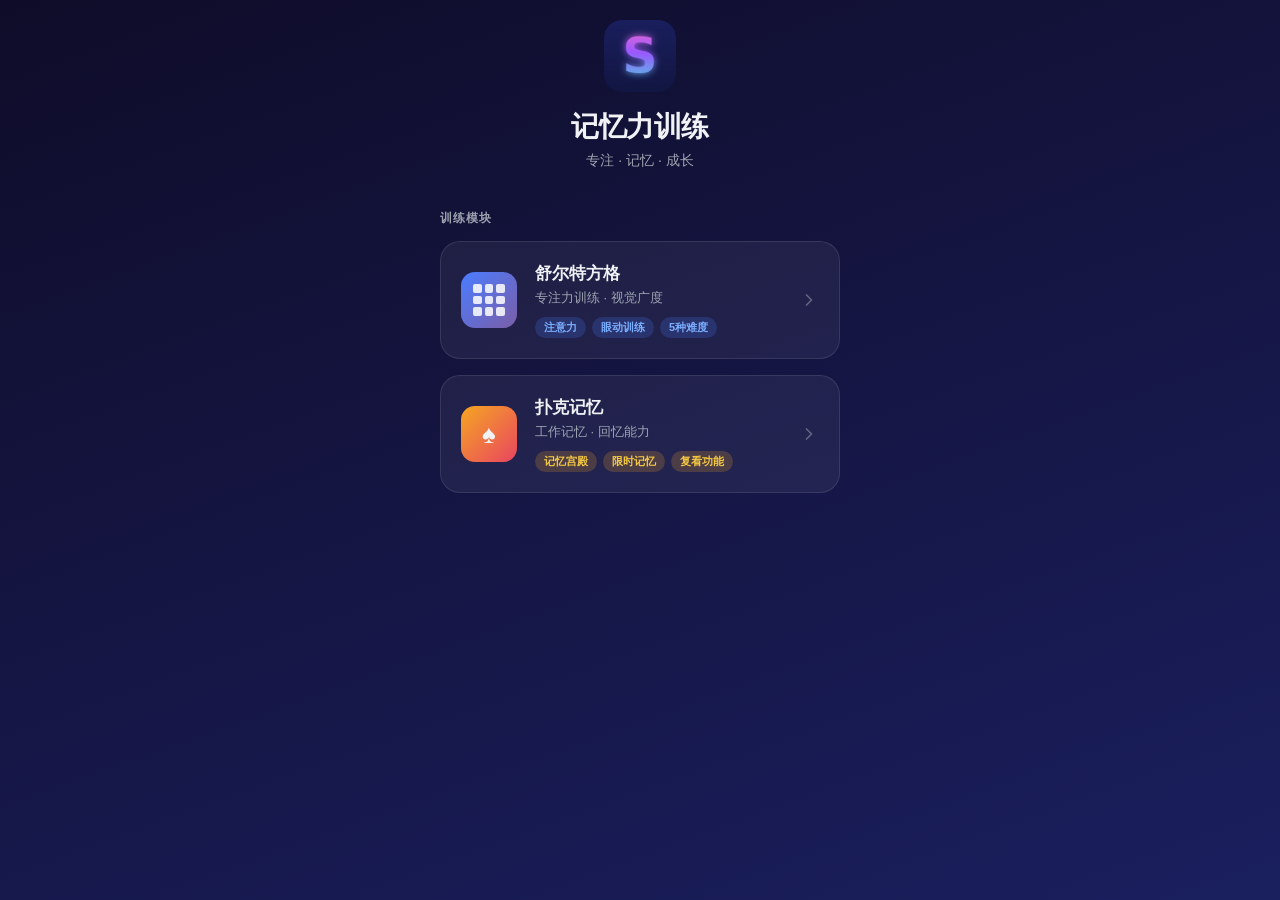
<file: index.html>
<!DOCTYPE html>
<html lang="zh-CN">
<head>
  <meta charset="UTF-8">
  <meta name="viewport" content="width=device-width, initial-scale=1.0, maximum-scale=1.0, user-scalable=no">
  <meta name="apple-mobile-web-app-capable" content="yes">
  <meta name="apple-mobile-web-app-status-bar-style" content="black-translucent">
  <meta name="apple-mobile-web-app-title" content="记忆训练">
  <meta name="theme-color" content="#1a1f5e">
  <title>记忆力训练</title>
  <link rel="manifest" href="manifest.json">
  <link rel="apple-touch-icon" href="icons/icon-180.png">
  <link rel="apple-touch-icon" sizes="152x152" href="icons/icon-152.png">
  <link rel="apple-touch-icon" sizes="120x120" href="icons/icon-120.png">
  <style>
    *, *::before, *::after { box-sizing: border-box; margin: 0; padding: 0; -webkit-tap-highlight-color: transparent; }

    :root {
      --bg1: #0f0c29;
      --bg2: #1a1f5e;
      --card1: #4A7CFF;
      --card2: #f5a623;
      --text: #f0f2f5;
      --text2: #9ca3af;
    }

    html, body {
      min-height: 100%;
      overflow: hidden;
      overscroll-behavior: none;
      font-family: -apple-system, 'PingFang SC', 'Helvetica Neue', sans-serif;
      background: linear-gradient(160deg, var(--bg1) 0%, var(--bg2) 100%);
      color: var(--text);
    }

    .page {
      min-height: 100dvh;
      display: flex;
      flex-direction: column;
      align-items: center;
      padding: env(safe-area-inset-top, 32px) 20px env(safe-area-inset-bottom, 32px);
    }

    .header {
      text-align: center;
      margin-top: 20px;
      margin-bottom: 40px;
    }

    .logo {
      width: 72px;
      height: 72px;
      border-radius: 18px;
      margin: 0 auto 16px;
      overflow: hidden;
    }

    .logo img { width: 100%; height: 100%; object-fit: cover; }

    .app-name {
      font-size: 28px;
      font-weight: 800;
      letter-spacing: -0.5px;
      color: var(--text);
    }

    .app-desc {
      font-size: 14px;
      color: var(--text2);
      margin-top: 6px;
    }

    .section-title {
      font-size: 12px;
      font-weight: 600;
      color: var(--text2);
      text-transform: uppercase;
      letter-spacing: 1px;
      width: 100%;
      max-width: 400px;
      margin-bottom: 14px;
    }

    .modules {
      display: flex;
      flex-direction: column;
      gap: 16px;
      width: 100%;
      max-width: 400px;
    }

    .module-card {
      display: flex;
      align-items: center;
      gap: 18px;
      background: rgba(255,255,255,0.06);
      border: 1px solid rgba(255,255,255,0.10);
      border-radius: 20px;
      padding: 20px;
      text-decoration: none;
      color: inherit;
      transition: transform 0.15s ease, background 0.15s ease;
      touch-action: manipulation;
      cursor: pointer;
    }

    .module-card:active {
      transform: scale(0.97);
      background: rgba(255,255,255,0.10);
    }

    .module-icon {
      width: 56px;
      height: 56px;
      border-radius: 14px;
      display: flex;
      align-items: center;
      justify-content: center;
      font-size: 26px;
      flex-shrink: 0;
    }

    .icon-schulte { background: linear-gradient(135deg, #4A7CFF, #7B5EA7); }
    .icon-poker   { background: linear-gradient(135deg, #f5a623, #e94560); }

    .module-info { flex: 1; }

    .module-name {
      font-size: 17px;
      font-weight: 700;
      color: var(--text);
      margin-bottom: 4px;
    }

    .module-sub {
      font-size: 13px;
      color: var(--text2);
      margin-bottom: 10px;
    }

    .module-tags { display: flex; gap: 6px; flex-wrap: wrap; }

    .tag {
      font-size: 11px;
      padding: 3px 9px;
      border-radius: 999px;
      font-weight: 600;
    }

    .tag-blue { background: rgba(74,124,255,0.2); color: #7BAEFF; }
    .tag-gold { background: rgba(245,166,35,0.2); color: #f5c842; }

    .module-arrow {
      color: rgba(255,255,255,0.3);
      flex-shrink: 0;
    }

    /* Schulte grid icon */
    .schulte-grid {
      display: grid;
      grid-template-columns: repeat(3,1fr);
      gap: 3px;
      width: 32px;
      height: 32px;
    }
    .schulte-grid span {
      background: rgba(255,255,255,0.85);
      border-radius: 2px;
    }
  </style>
</head>
<body>
<div class="page">

  <div class="header">
    <div class="logo">
      <img src="icons/icon-192.png" alt="logo">
    </div>
    <div class="app-name">记忆力训练</div>
    <div class="app-desc">专注 · 记忆 · 成长</div>
  </div>

  <p class="section-title">训练模块</p>

  <div class="modules">

    <a class="module-card" href="schulte.html">
      <div class="module-icon icon-schulte">
        <div class="schulte-grid">
          <span></span><span></span><span></span>
          <span></span><span></span><span></span>
          <span></span><span></span><span></span>
        </div>
      </div>
      <div class="module-info">
        <div class="module-name">舒尔特方格</div>
        <div class="module-sub">专注力训练 · 视觉广度</div>
        <div class="module-tags">
          <span class="tag tag-blue">注意力</span>
          <span class="tag tag-blue">眼动训练</span>
          <span class="tag tag-blue">5种难度</span>
        </div>
      </div>
      <svg class="module-arrow" width="20" height="20" viewBox="0 0 24 24" fill="none">
        <path d="M9 18l6-6-6-6" stroke="currentColor" stroke-width="2" stroke-linecap="round" stroke-linejoin="round"/>
      </svg>
    </a>

    <a class="module-card" href="poker.html">
      <div class="module-icon icon-poker">♠</div>
      <div class="module-info">
        <div class="module-name">扑克记忆</div>
        <div class="module-sub">工作记忆 · 回忆能力</div>
        <div class="module-tags">
          <span class="tag tag-gold">记忆宫殿</span>
          <span class="tag tag-gold">限时记忆</span>
          <span class="tag tag-gold">复看功能</span>
        </div>
      </div>
      <svg class="module-arrow" width="20" height="20" viewBox="0 0 24 24" fill="none">
        <path d="M9 18l6-6-6-6" stroke="currentColor" stroke-width="2" stroke-linecap="round" stroke-linejoin="round"/>
      </svg>
    </a>

  </div>

</div>
<script>
  if ('serviceWorker' in navigator) {
    navigator.serviceWorker.register('./sw.js');
  }
</script>
</body>
</html>
</file>
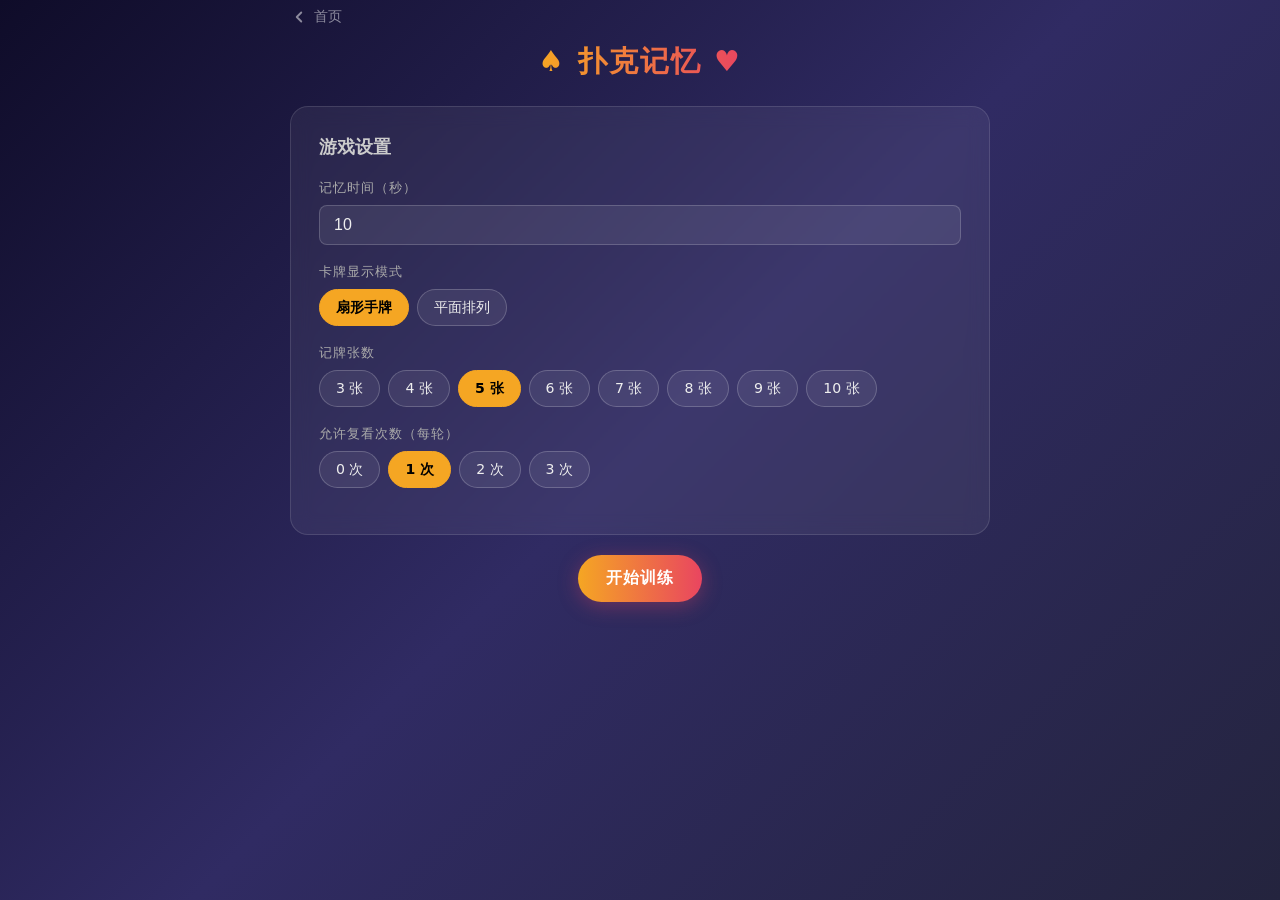
<file: poker.html>
<!DOCTYPE html>
<html lang="zh-CN">
<head>
  <meta charset="UTF-8">
  <meta name="viewport" content="width=device-width, initial-scale=1.0, maximum-scale=1.0, user-scalable=no">
  <meta name="apple-mobile-web-app-capable" content="yes">
  <meta name="apple-mobile-web-app-status-bar-style" content="black-translucent">
  <meta name="apple-mobile-web-app-title" content="记忆训练">
  <meta name="theme-color" content="#0f0c29">
  <title>扑克记忆</title>
  <link rel="apple-touch-icon" href="icons/icon-180.png">
  <style>
    *, *::before, *::after { box-sizing: border-box; margin: 0; padding: 0; -webkit-tap-highlight-color: transparent; }

    html { overscroll-behavior: none; }

    :root {
      --bg1: #0f0c29;
      --bg2: #302b63;
      --bg3: #24243e;
      --accent: #e94560;
      --gold: #f5a623;
      --green: #27ae60;
      --card-bg: #fff;
      --card-w: 120px;
      --card-h: 168px;
      --radius: 10px;
      --font: -apple-system, 'PingFang SC', 'Segoe UI', system-ui, sans-serif;
    }

    body {
      font-family: var(--font);
      min-height: 100dvh;
      overscroll-behavior: none;
      background: linear-gradient(135deg, var(--bg1), var(--bg2), var(--bg3));
      color: #eee;
      display: flex;
      flex-direction: column;
      align-items: center;
      padding: env(safe-area-inset-top, 16px) 16px env(safe-area-inset-bottom, 40px);
    }

    /* Back nav */
    .top-nav {
      width: 100%;
      max-width: 700px;
      display: flex;
      align-items: center;
      margin-bottom: 8px;
    }

    .btn-back-home {
      display: inline-flex;
      align-items: center;
      gap: 6px;
      color: rgba(255,255,255,0.5);
      font-size: 14px;
      text-decoration: none;
      padding: 8px 0;
      touch-action: manipulation;
      transition: color 0.15s;
    }
    .btn-back-home:active { color: var(--gold); }

    h1 {
      font-size: 1.8rem;
      font-weight: 700;
      letter-spacing: 2px;
      margin-bottom: 24px;
      background: linear-gradient(90deg, #f5a623, #e94560);
      -webkit-background-clip: text;
      -webkit-text-fill-color: transparent;
      background-clip: text;
    }

    /* Screens */
    .screen { width: 100%; max-width: 700px; display: none; flex-direction: column; align-items: center; gap: 20px; }
    .screen.active { display: flex; }

    /* Settings */
    .settings-card {
      background: rgba(255,255,255,0.06);
      border: 1px solid rgba(255,255,255,0.12);
      border-radius: 18px;
      padding: 28px;
      width: 100%;
      backdrop-filter: blur(10px);
    }
    .settings-card h2 { margin-bottom: 20px; font-size: 1.1rem; color: #ccc; }
    .form-row { display: flex; flex-direction: column; margin-bottom: 18px; }
    .form-row label { font-size: 0.82rem; color: #aaa; margin-bottom: 8px; text-transform: uppercase; letter-spacing: 1px; }
    .form-row input[type=number] {
      background: rgba(255,255,255,0.08); border: 1px solid rgba(255,255,255,0.18);
      border-radius: 8px; color: #eee; font-size: 1rem; padding: 10px 14px; outline: none;
    }
    .form-row input[type=number]:focus { border-color: var(--gold); }

    .chip-group { display: flex; gap: 8px; flex-wrap: wrap; }
    .chip {
      padding: 8px 16px; border-radius: 999px; border: 1px solid rgba(255,255,255,0.2);
      background: rgba(255,255,255,0.07); cursor: pointer; font-size: 0.88rem;
      transition: all .18s; user-select: none; touch-action: manipulation;
    }
    .chip.selected { background: var(--gold); border-color: var(--gold); color: #000; font-weight: 600; }

    /* Buttons */
    .btn {
      display: inline-flex; align-items: center; justify-content: center; gap: 8px;
      padding: 13px 28px; border-radius: 999px; border: none; font-size: 1rem;
      font-weight: 600; cursor: pointer; transition: transform .12s, opacity .12s;
      text-transform: uppercase; letter-spacing: 1px; touch-action: manipulation;
    }
    .btn:active { transform: scale(0.96); opacity: 0.9; }
    .btn-primary { background: linear-gradient(90deg, var(--gold), var(--accent)); color: #fff; box-shadow: 0 4px 20px rgba(229,69,96,.35); }
    .btn-secondary { background: rgba(255,255,255,0.1); border: 1px solid rgba(255,255,255,0.2); color: #eee; }
    .btn-review { background: linear-gradient(90deg, #1a73e8, #6c5ce7); color: #fff; font-size: 0.88rem; padding: 10px 20px; }
    .btn-review:disabled { opacity: 0.35; cursor: not-allowed; transform: none; }
    .btn-submit { background: linear-gradient(90deg, var(--green), #2ecc71); color: #fff; }

    /* Progress */
    .progress-wrap { width: 100%; background: rgba(255,255,255,0.1); border-radius: 999px; height: 6px; overflow: hidden; }
    .progress-bar { height: 100%; border-radius: 999px; background: linear-gradient(90deg, var(--gold), var(--accent)); transition: width .1s linear; }

    /* Timer */
    .timer-display { font-size: 3rem; font-weight: 700; color: var(--gold); letter-spacing: 3px; text-shadow: 0 0 20px rgba(245,166,35,.5); }
    .timer-label { font-size: 0.78rem; color: #888; text-transform: uppercase; letter-spacing: 2px; }

    /* Card stage */
    .card-stage { position: relative; width: 100%; display: block; }

    /* Playing card */
    .card {
      width: var(--card-w); height: var(--card-h); background: var(--card-bg);
      border-radius: var(--radius); box-shadow: 0 8px 32px rgba(0,0,0,.55), 0 2px 6px rgba(0,0,0,.3);
      display: flex; flex-direction: column; align-items: center; justify-content: space-between;
      padding: 8px 6px; font-size: 1.5rem; font-weight: 700; user-select: none; position: relative;
      flex-shrink: 0;
    }
    .card.red { color: #e63946; }
    .card.black { color: #1a1a2e; }
    .card .corner { position: absolute; font-size: 0.88em; font-weight: 700; line-height: 1.1; display: flex; flex-direction: column; align-items: center; }
    .card .corner.tl { top: 5px; left: 5px; }
    .card .corner.br { bottom: 5px; right: 5px; transform: rotate(180deg); }
    .card .suit-center { display: flex; align-items: center; justify-content: center; flex-grow: 1; width: 100%; overflow: hidden; }

    /* Input */
    .input-row { display: flex; gap: 8px; flex-wrap: wrap; justify-content: center; }
    .card-input-group { display: flex; flex-direction: column; align-items: center; gap: 4px; }
    .card-input-group label { font-size: 0.72rem; color: #888; }
    .card-picker {
      background: rgba(255,255,255,0.08); border: 1px solid rgba(255,255,255,0.2);
      border-radius: 8px; color: #eee; padding: 6px; font-size: 0.85rem; width: 80px; outline: none;
    }
    .card-picker:focus { border-color: var(--gold); }
    .card-picker option { background: #302b63; }

    /* Modal */
    .modal-overlay {
      position: fixed; inset: 0; background: rgba(0,0,0,.75); display: flex;
      align-items: center; justify-content: center; z-index: 1000;
      backdrop-filter: blur(4px); opacity: 0; pointer-events: none; transition: opacity .25s;
    }
    .modal-overlay.show { opacity: 1; pointer-events: all; }
    .modal {
      background: linear-gradient(135deg, #1e1b4b, #302b63); border: 1px solid rgba(255,255,255,0.15);
      border-radius: 20px; padding: 28px; display: flex; flex-direction: column;
      align-items: center; gap: 18px; box-shadow: 0 20px 60px rgba(0,0,0,.6); min-width: 320px; max-width: 90vw;
    }
    .modal h3 { font-size: 1rem; color: var(--gold); }

    /* Result */
    .result-row { display: flex; gap: 10px; justify-content: center; flex-wrap: wrap; }
    .result-card-wrap { display: flex; flex-direction: column; align-items: center; gap: 4px; }
    .result-badge { font-size: 0.72rem; padding: 2px 8px; border-radius: 999px; font-weight: 700; }
    .badge-correct { background: var(--green); color: #fff; }
    .badge-wrong { background: var(--accent); color: #fff; }
    .badge-missed { background: #666; color: #eee; }
    .score-display { font-size: 2.5rem; font-weight: 700; color: var(--gold); }

    /* Stats */
    .stats-grid { display: grid; grid-template-columns: repeat(2, 1fr); gap: 12px; width: 100%; }
    .stat-item { background: rgba(255,255,255,0.06); border: 1px solid rgba(255,255,255,0.1); border-radius: 14px; padding: 16px; text-align: center; }
    .stat-item .stat-value { font-size: 1.8rem; font-weight: 700; color: var(--gold); }
    .stat-item .stat-label { font-size: 0.72rem; color: #888; margin-top: 4px; text-transform: uppercase; letter-spacing: 1px; }
    .review-stats { background: rgba(108,92,231,0.15); border: 1px solid rgba(108,92,231,0.3); border-radius: 14px; padding: 16px; width: 100%; text-align: center; }
    .review-stats h3 { font-size: 0.82rem; color: #a29bfe; margin-bottom: 10px; text-transform: uppercase; letter-spacing: 1px; }
    .rs-row { display: flex; justify-content: space-around; }
    .rs-item .rs-v { font-size: 1.4rem; font-weight: 700; color: #a29bfe; }
    .rs-item .rs-l { font-size: 0.68rem; color: #888; }

    /* Misc */
    .round-info { display: flex; gap: 20px; align-items: center; font-size: 0.85rem; color: #aaa; }
    .round-info span { font-weight: 700; color: #eee; }
    .phase-label { font-size: 0.78rem; text-transform: uppercase; letter-spacing: 2px; color: var(--gold); opacity: 0.8; }

    @keyframes fadeInUp { from { opacity: 0; transform: translateY(20px); } to { opacity: 1; transform: translateY(0); } }
    @keyframes countdown-flash { 0%,100% { color: var(--gold); } 50% { color: var(--accent); } }
    .animate-in { animation: fadeInUp .4s ease both; }

    @media (max-width: 500px) {
      h1 { font-size: 1.4rem; }
      .settings-card { padding: 18px; }
      .modal { min-width: 260px; padding: 20px; }
    }
  </style>
</head>
<body>

<div class="top-nav">
  <a href="index.html" class="btn-back-home">
    <svg width="18" height="18" viewBox="0 0 24 24" fill="none">
      <path d="M15 18l-6-6 6-6" stroke="currentColor" stroke-width="2.5" stroke-linecap="round" stroke-linejoin="round"/>
    </svg>
    首页
  </a>
</div>

<h1>&#9824; 扑克记忆 &#9829;</h1>

<!-- SETTINGS -->
<section id="screen-settings" class="screen active">
  <div class="settings-card animate-in">
    <h2>游戏设置</h2>
    <div class="form-row">
      <label>记忆时间（秒）</label>
      <input id="setting-time" type="number" min="3" max="60" value="10" />
    </div>
    <div class="form-row">
      <label>卡牌显示模式</label>
      <div class="chip-group" id="mode-chips">
        <div class="chip selected" data-mode="fan">扇形手牌</div>
        <div class="chip" data-mode="flat">平面排列</div>
      </div>
    </div>
    <div class="form-row">
      <label>记牌张数</label>
      <div class="chip-group" id="count-chips">
        <div class="chip" data-count="3">3 张</div>
        <div class="chip" data-count="4">4 张</div>
        <div class="chip selected" data-count="5">5 张</div>
        <div class="chip" data-count="6">6 张</div>
        <div class="chip" data-count="7">7 张</div>
        <div class="chip" data-count="8">8 张</div>
        <div class="chip" data-count="9">9 张</div>
        <div class="chip" data-count="10">10 张</div>
      </div>
    </div>
    <div class="form-row">
      <label>允许复看次数（每轮）</label>
      <div class="chip-group" id="review-chips">
        <div class="chip" data-review="0">0 次</div>
        <div class="chip selected" data-review="1">1 次</div>
        <div class="chip" data-review="2">2 次</div>
        <div class="chip" data-review="3">3 次</div>
      </div>
    </div>
  </div>
  <button class="btn btn-primary" onclick="startGame()">开始训练</button>
</section>

<!-- GAME -->
<section id="screen-game" class="screen">
  <div class="round-info">
    轮次：<span id="round-num">1</span>
    &nbsp;|&nbsp;
    总得分：<span id="total-score">0</span>
  </div>

  <!-- Memorize -->
  <div id="phase-memorize" style="width:100%;flex:1;min-height:0;display:flex;flex-direction:column;align-items:center;gap:16px;">
    <div class="phase-label">记忆阶段</div>
    <div class="timer-label">剩余时间</div>
    <div class="timer-display" id="memo-timer">10</div>
    <div class="progress-wrap" style="max-width:300px;width:90%;">
      <div class="progress-bar" id="memo-bar" style="width:100%"></div>
    </div>
    <div id="card-stage-memo" class="card-stage"></div>
    <button onclick="reshuffleMemo()" style="
      margin-top:auto;margin-bottom:24px;width:48px;height:48px;border-radius:50%;
      background:rgba(255,255,255,0.1);border:1px solid rgba(255,255,255,0.2);
      color:rgba(255,255,255,0.7);cursor:pointer;display:flex;align-items:center;
      justify-content:center;transition:transform 0.25s ease,background 0.15s;
      touch-action:manipulation;flex-shrink:0;" id="btn-reshuffle"
      title="重新洗牌">
      <svg width="22" height="22" viewBox="0 0 24 24" fill="none">
        <path d="M1 4v6h6" stroke="currentColor" stroke-width="2.2" stroke-linecap="round" stroke-linejoin="round"/>
        <path d="M3.51 15a9 9 0 1 0 .49-4.65" stroke="currentColor" stroke-width="2.2" stroke-linecap="round" stroke-linejoin="round"/>
      </svg>
    </button>
  </div>

  <!-- Input -->
  <div id="phase-input" style="width:100%;display:none;flex-direction:column;align-items:center;gap:16px;">
    <div class="phase-label">输入阶段</div>
    <p style="font-size:0.83rem;color:#aaa;">请选择你记住的 5 张牌（花色 + 点数）</p>
    <div class="input-row" id="card-inputs"></div>
    <div style="display:flex;gap:12px;flex-wrap:wrap;justify-content:center;margin-top:4px;">
      <button id="review-btn" class="btn btn-review" onclick="openReview()">
        &#128065; 复看牌面
        <span id="review-badge" style="font-size:0.72rem;opacity:0.8;"></span>
      </button>
      <button class="btn btn-submit" onclick="submitAnswer()">提交答案</button>
    </div>
  </div>

  <!-- Result -->
  <div id="phase-result" style="width:100%;display:none;flex-direction:column;align-items:center;gap:16px;">
    <div class="phase-label">本轮结果</div>
    <div class="score-display" id="round-score-display">0/5</div>
    <p style="font-size:0.83rem;color:#aaa;">正确答案（上）vs 你的作答（下）</p>
    <div id="result-compare" class="result-row"></div>
    <div style="display:flex;gap:12px;flex-wrap:wrap;justify-content:center;margin-top:8px;">
      <button class="btn btn-secondary" onclick="endGame()">结束训练</button>
      <button class="btn btn-primary" onclick="nextRound()">下一轮 &rarr;</button>
    </div>
  </div>
</section>

<!-- STATS -->
<section id="screen-stats" class="screen">
  <div class="phase-label" style="font-size:1rem;">训练结束</div>
  <div class="stats-grid animate-in">
    <div class="stat-item"><div class="stat-value" id="st-rounds">0</div><div class="stat-label">总轮数</div></div>
    <div class="stat-item"><div class="stat-value" id="st-score">0</div><div class="stat-label">总得分</div></div>
    <div class="stat-item"><div class="stat-value" id="st-accuracy">0%</div><div class="stat-label">正确率</div></div>
    <div class="stat-item"><div class="stat-value" id="st-perfect">0</div><div class="stat-label">满分轮数</div></div>
  </div>
  <div class="review-stats animate-in">
    <h3>复看统计</h3>
    <div class="rs-row">
      <div class="rs-item"><div class="rs-v" id="st-rv-count">0</div><div class="rs-l">复看次数</div></div>
      <div class="rs-item"><div class="rs-v" id="st-rv-total">0s</div><div class="rs-l">总时长</div></div>
      <div class="rs-item"><div class="rs-v" id="st-rv-avg">-</div><div class="rs-l">平均时长</div></div>
    </div>
  </div>
  <button class="btn btn-primary" onclick="goSettings()">重新开始</button>
</section>

<!-- REVIEW MODAL -->
<div id="review-modal" class="modal-overlay">
  <div class="modal">
    <h3>&#128065; 复看牌面</h3>
    <div class="timer-label">自动关闭倒计时</div>
    <div class="timer-display" id="review-timer">5</div>
    <div class="progress-wrap" style="width:200px">
      <div class="progress-bar" id="review-bar" style="width:100%"></div>
    </div>
    <div id="card-stage-review" class="card-stage" style="width:320px;max-width:88vw;"></div>
    <button class="btn btn-secondary" onclick="closeReview(true)">关闭</button>
  </div>
</div>

<script>
const SUITS = ['♠','♥','♦','♣'];
const SUITS_ALL = ['♠','♥','♦','♣','★','☆'];
const RANKS = ['A','2','3','4','5','6','7','8','9','10','J','Q','K'];
const RANKS_ALL = ['A','2','3','4','5','6','7','8','9','10','J','Q','K','大王','小王'];
const RED_SUITS = new Set(['♥','♦','★']);
const REVIEW_DURATION = 5;

let cfg = { time: 10, mode: 'fan', reviewMax: 1, cardCount: 5 };
let currentCards = [];
let roundNum = 0, totalScore = 0, perfectRounds = 0;
let reviewUsedThisRound = 0, globalReviewCount = 0, globalReviewTotalMs = 0;
let memoIntervalId = null, memoRemaining = 0, memoTotal = 0;
let reviewIntervalId = null, reviewRemaining = 0, reviewStart = 0;

function setupChips(selector) {
  document.querySelectorAll(selector).forEach(c => {
    c.addEventListener('click', () => {
      document.querySelectorAll(selector).forEach(x => x.classList.remove('selected'));
      c.classList.add('selected');
    });
  });
}
setupChips('#mode-chips .chip');
setupChips('#review-chips .chip');
setupChips('#count-chips .chip');

function shuffle(arr) {
  const a = [...arr];
  for (let i = a.length - 1; i > 0; i--) {
    const j = Math.floor(Math.random() * (i + 1));
    [a[i], a[j]] = [a[j], a[i]];
  }
  return a;
}

function dealCards() {
  const deck = [];
  for (const s of SUITS) for (const r of RANKS) deck.push({ suit: s, rank: r });
  deck.push({ rank: '大王', suit: '★', isJoker: true, isBig: true });
  deck.push({ rank: '小王', suit: '☆', isJoker: true, isBig: false });
  return shuffle(deck).slice(0, cfg.cardCount);
}

function cardKey(c) { return c ? c.rank + c.suit : ''; }

function showScreen(id) {
  document.querySelectorAll('.screen').forEach(s => s.classList.remove('active'));
  document.getElementById(id).classList.add('active');
}

function setPhase(name) {
  ['memorize','input','result'].forEach(p => {
    document.getElementById('phase-' + p).style.display = p === name ? 'flex' : 'none';
  });
}

function makeCorner(rank, suit, cls) {
  const d = document.createElement('div');
  d.className = 'corner ' + cls;
  d.innerHTML = rank + '<br>' + suit;
  return d;
}

function getFaceCardSVG(rank, suit, isRed) {
  const c  = isRed ? '#B71C1C' : '#1A237E';  // main deep color
  const c2 = isRed ? '#E53935' : '#283593';  // lighter shade
  const sk = '#FDDCB5';                       // skin
  const gd = '#F9A825';                       // gold

  const face = `
    <ellipse cx="50" cy="80" rx="18" ry="20" fill="${sk}"/>
    <ellipse cx="43" cy="77" rx="3.5" ry="3.5" fill="${c}"/>
    <ellipse cx="57" cy="77" rx="3.5" ry="3.5" fill="${c}"/>
    <circle cx="44.5" cy="75.5" r="1" fill="white"/>
    <circle cx="58.5" cy="75.5" r="1" fill="white"/>`;

  if (rank === 'K') return `<svg viewBox="0 0 100 140" xmlns="http://www.w3.org/2000/svg">
    <polygon points="14,52 25,30 37,50 50,22 63,50 75,30 86,52" fill="${gd}"/>
    <rect x="12" y="50" width="76" height="10" rx="4" fill="${gd}"/>
    <circle cx="25" cy="36" r="3" fill="white" opacity=".9"/>
    <circle cx="50" cy="27" r="4" fill="white" opacity=".9"/>
    <circle cx="75" cy="36" r="3" fill="white" opacity=".9"/>
    <ellipse cx="33" cy="85" rx="7" ry="16" fill="${c}" opacity=".45"/>
    <ellipse cx="67" cy="85" rx="7" ry="16" fill="${c}" opacity=".45"/>
    ${face}
    <path d="M36 70 L47 68" stroke="${c}" stroke-width="3" stroke-linecap="round"/>
    <path d="M53 68 L64 70" stroke="${c}" stroke-width="3" stroke-linecap="round"/>
    <path d="M49 84 Q47 88 49 90 Q50 91 51 90 Q53 88 51 84" stroke="${c}" stroke-width="1.2" fill="none" opacity=".5"/>
    <path d="M38 92 Q44 88 50 91 Q56 88 62 92" stroke="${c}" stroke-width="3" fill="none" stroke-linecap="round"/>
    <path d="M32 97 Q50 114 68 97 Q68 111 50 117 Q32 111 32 97Z" fill="${c}" opacity=".38"/>
    <path d="M18 140 L22 110 L38 100 L50 104 L62 100 L78 110 L82 140Z" fill="${c}"/>
    <path d="M38 100 Q50 108 62 100" stroke="${gd}" stroke-width="2.5" fill="none"/>
    <text x="50" y="125" text-anchor="middle" dominant-baseline="central" font-size="18" fill="${gd}" font-weight="bold">${suit}</text>
    <line x1="77" y1="62" x2="85" y2="112" stroke="${gd}" stroke-width="3.5" stroke-linecap="round"/>
    <circle cx="80" cy="59" r="6" fill="${gd}"/><circle cx="80" cy="59" r="2.5" fill="white" opacity=".6"/>
  </svg>`;

  if (rank === 'Q') return `<svg viewBox="0 0 100 140" xmlns="http://www.w3.org/2000/svg">
    <path d="M20,54 L30,32 Q40,48 50,26 Q60,48 70,32 L80,54Z" fill="${gd}"/>
    <rect x="18" y="52" width="64" height="9" rx="3" fill="${gd}"/>
    <circle cx="30" cy="38" r="3" fill="white" opacity=".9"/>
    <circle cx="50" cy="32" r="4" fill="white" opacity=".9"/>
    <circle cx="70" cy="38" r="3" fill="white" opacity=".9"/>
    <path d="M32 62 Q20 85 24 107" stroke="${c}" stroke-width="7" fill="none" stroke-linecap="round" opacity=".65"/>
    <path d="M68 62 Q80 85 76 107" stroke="${c}" stroke-width="7" fill="none" stroke-linecap="round" opacity=".65"/>
    ${face}
    <path d="M37 72 Q42 70 46 72" stroke="${c}" stroke-width="1.8" fill="none" stroke-linecap="round"/>
    <path d="M54 72 Q58 70 63 72" stroke="${c}" stroke-width="1.8" fill="none" stroke-linecap="round"/>
    <path d="M40 75 Q43 73 46 75" stroke="${c}" stroke-width="1" fill="none"/>
    <path d="M54 75 Q57 73 60 75" stroke="${c}" stroke-width="1" fill="none"/>
    <path d="M44 88 Q50 86 56 88" stroke="${c}" stroke-width="1.5" fill="none" stroke-linecap="round"/>
    <path d="M44 88 Q50 94 56 88" fill="${c}" opacity=".55"/>
    <path d="M34 103 Q50 115 66 103" stroke="${gd}" stroke-width="2" fill="none"/>
    <circle cx="42" cy="109" r="2" fill="${gd}"/>
    <circle cx="50" cy="113" r="2.5" fill="${gd}"/>
    <circle cx="58" cy="109" r="2" fill="${gd}"/>
    <path d="M18 140 L23 108 L38 100 L50 104 L62 100 L77 108 L82 140Z" fill="${c}"/>
    <text x="50" y="124" text-anchor="middle" dominant-baseline="central" font-size="17" fill="${gd}" font-weight="bold">${suit}</text>
    <line x1="75" y1="64" x2="82" y2="108" stroke="${gd}" stroke-width="2.5" stroke-linecap="round"/>
    <circle cx="78" cy="60" r="6" fill="${c}" stroke="${gd}" stroke-width="2"/>
    <circle cx="78" cy="60" r="2.5" fill="${gd}"/>
  </svg>`;

  // Jack
  const ac = isRed ? '#E57373' : '#7986CB';
  return `<svg viewBox="0 0 100 140" xmlns="http://www.w3.org/2000/svg">
    <ellipse cx="48" cy="46" rx="27" ry="11" fill="${c}" transform="rotate(-6,48,46)"/>
    <path d="M73 38 Q90 16 85 6 Q79 20 78 30 Q86 12 81 5 Q73 20 76 30" fill="${ac}" opacity=".9"/>
    <path d="M73 38 Q82 22 77 16 Q72 26 75 30" fill="${c}" opacity=".4"/>
    <path d="M21 52 Q48 43 74 46" stroke="${gd}" stroke-width="5" stroke-linecap="round" fill="none"/>
    <circle cx="36" cy="49" r="4" fill="${gd}"/>
    <text x="36" y="50" text-anchor="middle" dominant-baseline="central" font-size="5.5" fill="${c}" font-weight="bold">${suit}</text>
    <ellipse cx="50" cy="78" rx="17" ry="19" fill="${sk}"/>
    <ellipse cx="43" cy="75" rx="3.5" ry="3.5" fill="${c}"/>
    <ellipse cx="57" cy="75" rx="3.5" ry="3.5" fill="${c}"/>
    <circle cx="44.5" cy="73.5" r="1" fill="white"/>
    <circle cx="58.5" cy="73.5" r="1" fill="white"/>
    <path d="M38 70 L47 68" stroke="${c}" stroke-width="2" stroke-linecap="round"/>
    <path d="M53 68 L62 70" stroke="${c}" stroke-width="2" stroke-linecap="round"/>
    <path d="M43 86 Q52 93 59 88" stroke="${c}" stroke-width="2" fill="none" stroke-linecap="round"/>
    <path d="M22 140 L26 106 L40 97 L50 101 L60 97 L74 106 L78 140Z" fill="${c}"/>
    <line x1="40" y1="97" x2="50" y2="112" stroke="white" stroke-width="1.5" opacity=".4"/>
    <line x1="60" y1="97" x2="50" y2="112" stroke="white" stroke-width="1.5" opacity=".4"/>
    <path d="M40 97 Q50 108 60 97" stroke="${gd}" stroke-width="2" fill="none"/>
    <text x="50" y="124" text-anchor="middle" dominant-baseline="central" font-size="17" fill="${gd}" font-weight="bold">${suit}</text>
    <line x1="76" y1="58" x2="84" y2="108" stroke="${gd}" stroke-width="3" stroke-linecap="round"/>
    <polygon points="76,58 89,50 88,64" fill="${gd}"/>
    <line x1="80" y1="72" x2="89" y2="68" stroke="${gd}" stroke-width="2.5" stroke-linecap="round"/>
  </svg>`;
}

function getJokerSVG(isBig) {
  if (isBig) return `<svg viewBox="0 0 100 140" xmlns="http://www.w3.org/2000/svg">
    <path d="M50 12 Q62 24 74 20 Q66 36 72 46 L50 50 Z" fill="#E53935"/>
    <path d="M50 12 Q38 24 26 20 Q34 36 28 46 L50 50 Z" fill="#1565C0"/>
    <path d="M50 50 L28 46 Q30 58 50 60 Q70 58 72 46 Z" fill="#F9A825"/>
    <circle cx="74" cy="20" r="5" fill="#F9A825" stroke="#E65100" stroke-width="1"/>
    <circle cx="26" cy="20" r="5" fill="#F9A825" stroke="#E65100" stroke-width="1"/>
    <circle cx="50" cy="12" r="5" fill="#F9A825" stroke="#E65100" stroke-width="1"/>
    <ellipse cx="50" cy="80" rx="17" ry="19" fill="#FDDCB5"/>
    <path d="M40 70 L44 74 L40 78 L36 74 Z" fill="#E53935" opacity=".7"/>
    <path d="M60 70 L64 74 L60 78 L56 74 Z" fill="#1565C0" opacity=".7"/>
    <ellipse cx="42" cy="76" rx="3" ry="2.8" fill="#1A237E"/>
    <ellipse cx="58" cy="76" rx="3" ry="2.8" fill="#1A237E"/>
    <circle cx="43.5" cy="74.5" r="1" fill="white"/>
    <circle cx="59.5" cy="74.5" r="1" fill="white"/>
    <path d="M38 88 Q50 97 62 88" stroke="#B71C1C" stroke-width="2.5" fill="none" stroke-linecap="round"/>
    <path d="M18 140 L22 110 L38 100 L50 104 L62 100 L78 110 L82 140Z" fill="#6A1B9A"/>
    <text x="50" y="124" text-anchor="middle" dominant-baseline="central" font-size="14" fill="#F9A825" font-weight="bold">大王</text>
    <text x="25" y="114" text-anchor="middle" font-size="13" fill="#F9A825">★</text>
    <text x="75" y="114" text-anchor="middle" font-size="13" fill="#F9A825">★</text>
  </svg>`;

  return `<svg viewBox="0 0 100 140" xmlns="http://www.w3.org/2000/svg">
    <path d="M50 14 Q64 24 76 20 Q67 38 72 48 L50 52 Z" fill="#37474F"/>
    <path d="M50 14 Q36 24 24 20 Q33 38 28 48 L50 52 Z" fill="#546E7A"/>
    <line x1="28" y1="48" x2="72" y2="48" stroke="#37474F" stroke-width="5" stroke-linecap="round"/>
    <circle cx="76" cy="20" r="4.5" fill="#B0BEC5" stroke="#78909C" stroke-width="1"/>
    <circle cx="24" cy="20" r="4.5" fill="#B0BEC5" stroke="#78909C" stroke-width="1"/>
    <ellipse cx="50" cy="80" rx="17" ry="19" fill="#FDDCB5"/>
    <ellipse cx="43" cy="77" rx="3.5" ry="3.5" fill="#263238"/>
    <ellipse cx="57" cy="77" rx="3.5" ry="3.5" fill="#263238"/>
    <circle cx="44.5" cy="75.5" r="1" fill="white"/>
    <circle cx="58.5" cy="75.5" r="1" fill="white"/>
    <path d="M40 88 Q50 95 60 88" stroke="#546E7A" stroke-width="2" fill="none" stroke-linecap="round"/>
    <path d="M22 140 L26 110 L40 100 L50 104 L60 100 L74 110 L78 140Z" fill="#37474F"/>
    <text x="50" y="124" text-anchor="middle" dominant-baseline="central" font-size="14" fill="#B0BEC5" font-weight="bold">小王</text>
    <text x="25" y="114" text-anchor="middle" font-size="13" fill="#B0BEC5">☆</text>
    <text x="75" y="114" text-anchor="middle" font-size="13" fill="#B0BEC5">☆</text>
  </svg>`;
}

// PIP_DEFS: [x, y, flip] in viewBox 0 0 100 140, dominant-baseline="central"
const PIP_DEFS = {
  1:  { sz: 52, p: [[50,70,false]] },
  2:  { sz: 34, p: [[50,34,false],[50,106,true]] },
  3:  { sz: 32, p: [[50,28,false],[50,70,false],[50,112,true]] },
  4:  { sz: 30, p: [[28,34,false],[72,34,false],[28,106,true],[72,106,true]] },
  5:  { sz: 28, p: [[28,34,false],[72,34,false],[50,70,false],[28,106,true],[72,106,true]] },
  6:  { sz: 26, p: [[28,28,false],[72,28,false],[28,70,false],[72,70,false],[28,112,true],[72,112,true]] },
  7:  { sz: 24, p: [[28,26,false],[72,26,false],[50,46,false],[28,64,false],[72,64,false],[28,108,true],[72,108,true]] },
  8:  { sz: 22, p: [[28,24,false],[72,24,false],[50,42,false],[28,60,false],[72,60,false],[50,98,true],[28,116,true],[72,116,true]] },
  9:  { sz: 21, p: [[28,24,false],[72,24,false],[28,52,false],[72,52,false],[50,70,false],[28,88,true],[72,88,true],[28,116,true],[72,116,true]] },
  10: { sz: 20, p: [[28,26,false],[72,26,false],[50,44,false],[28,58,false],[72,58,false],[28,82,true],[72,82,true],[50,96,true],[28,114,true],[72,114,true]] }
};

function buildCard(card, small, cw, ch) {
  const isRed = card.isJoker ? card.isBig : RED_SUITS.has(card.suit);
  const el = document.createElement('div');
  el.className = 'card ' + (isRed ? 'red' : 'black');
  if (small) {
    el.style.cssText = 'position:relative;left:auto;width:62px;height:87px;font-size:1rem;margin:0;flex-shrink:0;';
  } else if (cw) {
    el.style.width = cw + 'px';
    el.style.height = ch + 'px';
    el.style.fontSize = Math.max(9, Math.round(cw * 0.115)) + 'px';
    el.style.padding = Math.round(cw * 0.06) + 'px ' + Math.round(cw * 0.05) + 'px';
  }
  el.appendChild(makeCorner(card.rank, card.isJoker ? '' : card.suit, 'tl'));
  if (!small) {
    const center = document.createElement('div');
    center.className = 'suit-center';
    if (card.isJoker) {
      center.innerHTML = getJokerSVG(card.isBig);
    } else if (['J','Q','K'].includes(card.rank)) {
      center.innerHTML = getFaceCardSVG(card.rank, card.suit, isRed);
    } else {
      const n = card.rank === 'A' ? 1 : parseInt(card.rank);
      const def = PIP_DEFS[n] || PIP_DEFS[1];
      const pips = def.p.map(([x,y,flip]) =>
        `<text x="${x}" y="${y}" text-anchor="middle" dominant-baseline="central" font-size="${def.sz}" fill="currentColor"${flip ? ` transform="rotate(180,${x},${y})"` : ''}>${card.suit}</text>`
      ).join('');
      center.innerHTML = `<svg width="100%" height="100%" viewBox="0 0 100 140" xmlns="http://www.w3.org/2000/svg">${pips}</svg>`;
    }
    el.appendChild(center);
  }
  el.appendChild(makeCorner(card.rank, card.isJoker ? '' : card.suit, 'br'));
  return el;
}

function renderCards(containerId, cards, mode) {
  const stage = document.getElementById(containerId);
  stage.innerHTML = '';
  const W = stage.offsetWidth || (window.innerWidth - 32);

  if (mode === 'flat') {
    const cols = cards.length > 5 ? Math.ceil(cards.length / 2) : cards.length;
    const CW = Math.min(110, Math.max(56, Math.floor((W - 16) / cols - 8)));
    const CH = Math.round(CW * 1.4);
    stage.style.cssText = `display:flex;flex-direction:row;justify-content:center;align-items:center;gap:8px;flex-wrap:wrap;width:100%;`;
    cards.forEach(card => stage.appendChild(buildCard(card, false, CW, CH)));
  } else {
    // True single-pivot fan: every card rotates from the exact same bottom-left 20% point
    const SPREAD = Math.max(40, cards.length * 7);
    const halfRad = SPREAD / 2 * Math.PI / 180;
    const maxCWByFit = Math.floor((W - 16) / (Math.cos(halfRad) + 2.8 * Math.sin(halfRad)));
    const CW = Math.min(156, Math.max(99, Math.min(maxCWByFit, Math.floor(W * 0.364))));
    const CH = Math.round(CW * 1.4);
    const total = cards.length;
    const step = total > 1 ? SPREAD / (total - 1) : 0;
    const cx = W / 2;
    const pivotX = Math.round(cx - CW * (0.2 + 0.3 * Math.cos(halfRad)));
    // bottom-right corner of rightmost card drops sin(h)*CW*0.8 below pivot
    const fanOverflow = Math.ceil(Math.sin(halfRad) * CW * 0.8);
    const stageH = CH + 16 + fanOverflow;

    stage.style.cssText = `display:block;position:relative;width:100%;height:${stageH}px;overflow:hidden;`;

    cards.forEach((card, i) => {
      const angle = -SPREAD / 2 + step * i;
      const cardEl = buildCard(card, false, CW, CH);
      cardEl.style.position = 'absolute';
      cardEl.style.left = pivotX + 'px';
      cardEl.style.bottom = fanOverflow + 'px';
      cardEl.style.transformOrigin = '20% 100%';
      cardEl.style.transform = `rotate(${angle}deg)`;
      cardEl.style.zIndex = i;
      cardEl.style.opacity = '0';
      cardEl.style.transition = `opacity 0.3s ease ${i * 0.07}s`;
      setTimeout(() => { cardEl.style.opacity = '1'; }, 20);
      stage.appendChild(cardEl);
    });
  }
}

function startGame() {
  cfg.time = Math.max(3, parseInt(document.getElementById('setting-time').value) || 10);
  cfg.mode = (document.querySelector('#mode-chips .chip.selected') || {}).dataset.mode || 'fan';
  cfg.reviewMax = parseInt((document.querySelector('#review-chips .chip.selected') || { dataset:{review:'1'} }).dataset.review);
  cfg.cardCount = parseInt((document.querySelector('#count-chips .chip.selected') || { dataset:{count:'5'} }).dataset.count);
  roundNum = 0; totalScore = 0; perfectRounds = 0; globalReviewCount = 0; globalReviewTotalMs = 0;
  document.getElementById('total-score').textContent = '0';
  showScreen('screen-game');
  startRound();
}

function startRound() {
  roundNum++;
  reviewUsedThisRound = 0;
  document.getElementById('round-num').textContent = roundNum;
  currentCards = dealCards();
  setPhase('memorize');
  renderCards('card-stage-memo', currentCards, cfg.mode);
  memoTotal = cfg.time; memoRemaining = cfg.time;
  renderMemoTimer();
  clearInterval(memoIntervalId);
  memoIntervalId = setInterval(() => {
    memoRemaining--;
    renderMemoTimer();
    if (memoRemaining <= 0) { clearInterval(memoIntervalId); startInputPhase(); }
  }, 1000);
}

function reshuffleMemo() {
  currentCards = dealCards();
  renderCards('card-stage-memo', currentCards, cfg.mode);
  // reset timer
  clearInterval(memoIntervalId);
  memoRemaining = memoTotal;
  renderMemoTimer();
  memoIntervalId = setInterval(() => {
    memoRemaining--;
    renderMemoTimer();
    if (memoRemaining <= 0) { clearInterval(memoIntervalId); startInputPhase(); }
  }, 1000);
  const btn = document.getElementById('btn-reshuffle');
  btn.style.transform = 'rotate(360deg)';
  btn.style.background = 'rgba(245,166,35,0.25)';
  setTimeout(() => { btn.style.transform = ''; btn.style.background = ''; }, 300);
}

function renderMemoTimer() {
  const el = document.getElementById('memo-timer');
  el.textContent = memoRemaining;
  if (memoRemaining <= 3) {
    el.style.animation = 'countdown-flash .5s ease';
    setTimeout(() => { el.style.animation = ''; }, 500);
  }
  document.getElementById('memo-bar').style.width = ((memoRemaining / memoTotal) * 100) + '%';
}

function startInputPhase() {
  setPhase('input');
  const container = document.getElementById('card-inputs');
  container.innerHTML = '';
  for (let i = 0; i < cfg.cardCount; i++) {
    const g = document.createElement('div');
    g.className = 'card-input-group';
    const lbl = document.createElement('label');
    lbl.textContent = '第' + (i+1) + '张';
    const suitSel = document.createElement('select');
    suitSel.className = 'card-picker'; suitSel.id = 'inp-suit-' + i;
    suitSel.innerHTML = '<option value="">花色</option>' + SUITS_ALL.map(s => `<option value="${s}">${s}</option>`).join('');
    const rankSel = document.createElement('select');
    rankSel.className = 'card-picker'; rankSel.id = 'inp-rank-' + i;
    rankSel.innerHTML = '<option value="">点数</option>' + RANKS_ALL.map(r => `<option value="${r}">${r}</option>`).join('');
    // Auto-set rank when joker suit is chosen
    suitSel.addEventListener('change', () => {
      if (suitSel.value === '★') rankSel.value = '大王';
      else if (suitSel.value === '☆') rankSel.value = '小王';
    });
    // Auto-set suit when joker rank is chosen
    rankSel.addEventListener('change', () => {
      if (rankSel.value === '大王') suitSel.value = '★';
      else if (rankSel.value === '小王') suitSel.value = '☆';
    });
    g.append(lbl, suitSel, rankSel);
    container.appendChild(g);
  }
  updateReviewBtn();
}

function updateReviewBtn() {
  const rem = cfg.reviewMax - reviewUsedThisRound;
  document.getElementById('review-btn').disabled = rem <= 0;
  document.getElementById('review-badge').textContent = '(剩余' + rem + '次)';
}

function openReview() {
  if (reviewUsedThisRound >= cfg.reviewMax) return;
  reviewUsedThisRound++; globalReviewCount++;
  updateReviewBtn();
  reviewStart = Date.now(); reviewRemaining = REVIEW_DURATION;
  renderCards('card-stage-review', currentCards, cfg.mode);
  document.getElementById('review-modal').classList.add('show');
  renderReviewTimer();
  clearInterval(reviewIntervalId);
  reviewIntervalId = setInterval(() => {
    reviewRemaining--;
    renderReviewTimer();
    if (reviewRemaining <= 0) closeReview(false);
  }, 1000);
}

function renderReviewTimer() {
  document.getElementById('review-timer').textContent = reviewRemaining;
  document.getElementById('review-bar').style.width = ((reviewRemaining / REVIEW_DURATION) * 100) + '%';
}

function closeReview() {
  clearInterval(reviewIntervalId);
  globalReviewTotalMs += Date.now() - reviewStart;
  document.getElementById('review-modal').classList.remove('show');
}

function submitAnswer() {
  const userCards = [];
  for (let i = 0; i < cfg.cardCount; i++) {
    const suit = document.getElementById('inp-suit-' + i).value;
    const rank = document.getElementById('inp-rank-' + i).value;
    userCards.push((suit && rank) ? { suit, rank } : null);
  }
  const correctSet = new Set(currentCards.map(cardKey));
  const matched = new Set();
  let correct = 0;
  userCards.forEach(uc => {
    if (!uc) return;
    const k = cardKey(uc);
    if (correctSet.has(k) && !matched.has(k)) { correct++; matched.add(k); }
  });
  totalScore += correct;
  if (correct === cfg.cardCount) perfectRounds++;
  document.getElementById('total-score').textContent = totalScore;
  showResult(correct, userCards);
}

function showResult(correct, userCards) {
  setPhase('result');
  document.getElementById('round-score-display').textContent = correct + '/' + cfg.cardCount;
  const container = document.getElementById('result-compare');
  container.innerHTML = '';
  currentCards.forEach((card, i) => {
    const uc = userCards[i];
    const isMatch = uc && cardKey(uc) === cardKey(card);
    const wrap = document.createElement('div');
    wrap.className = 'result-card-wrap';
    wrap.style.cssText = 'opacity:0;transform:translateY(16px);transition:opacity 0.4s ease ' + (i*0.1) + 's,transform 0.4s ease ' + (i*0.1) + 's;';
    const cEl = buildCard(card, true);
    const cLab = document.createElement('div');
    cLab.className = 'result-badge badge-correct'; cLab.textContent = '正确';
    wrap.append(cEl, cLab);
    if (uc) {
      const uEl = buildCard(uc, true);
      uEl.style.marginTop = '6px';
      if (!isMatch) uEl.style.boxShadow = '0 0 0 2px #e94560';
      const uLab = document.createElement('div');
      uLab.className = 'result-badge ' + (isMatch ? 'badge-correct' : 'badge-wrong');
      uLab.textContent = isMatch ? '✓' : ('✗ ' + cardKey(uc));
      wrap.append(uEl, uLab);
    } else {
      const miss = document.createElement('div');
      miss.className = 'result-badge badge-missed'; miss.style.marginTop = '6px'; miss.textContent = '未填';
      wrap.appendChild(miss);
    }
    container.appendChild(wrap);
    setTimeout(() => { wrap.style.opacity = '1'; wrap.style.transform = 'translateY(0)'; }, 50);
  });
}

function nextRound() { startRound(); }

function endGame() {
  clearInterval(memoIntervalId);
  const total = roundNum * cfg.cardCount;
  const acc = total > 0 ? Math.round((totalScore / total) * 100) : 0;
  const rvTotal = Math.round(globalReviewTotalMs / 1000);
  const rvAvg = globalReviewCount > 0 ? Math.round(globalReviewTotalMs / globalReviewCount / 1000) : 0;
  document.getElementById('st-rounds').textContent = roundNum;
  document.getElementById('st-score').textContent = totalScore;
  document.getElementById('st-accuracy').textContent = acc + '%';
  document.getElementById('st-perfect').textContent = perfectRounds;
  document.getElementById('st-rv-count').textContent = globalReviewCount;
  document.getElementById('st-rv-total').textContent = rvTotal + 's';
  document.getElementById('st-rv-avg').textContent = globalReviewCount > 0 ? rvAvg + 's' : '-';
  showScreen('screen-stats');
}

function goSettings() { showScreen('screen-settings'); }
</script>
</body>
</html>
</file>
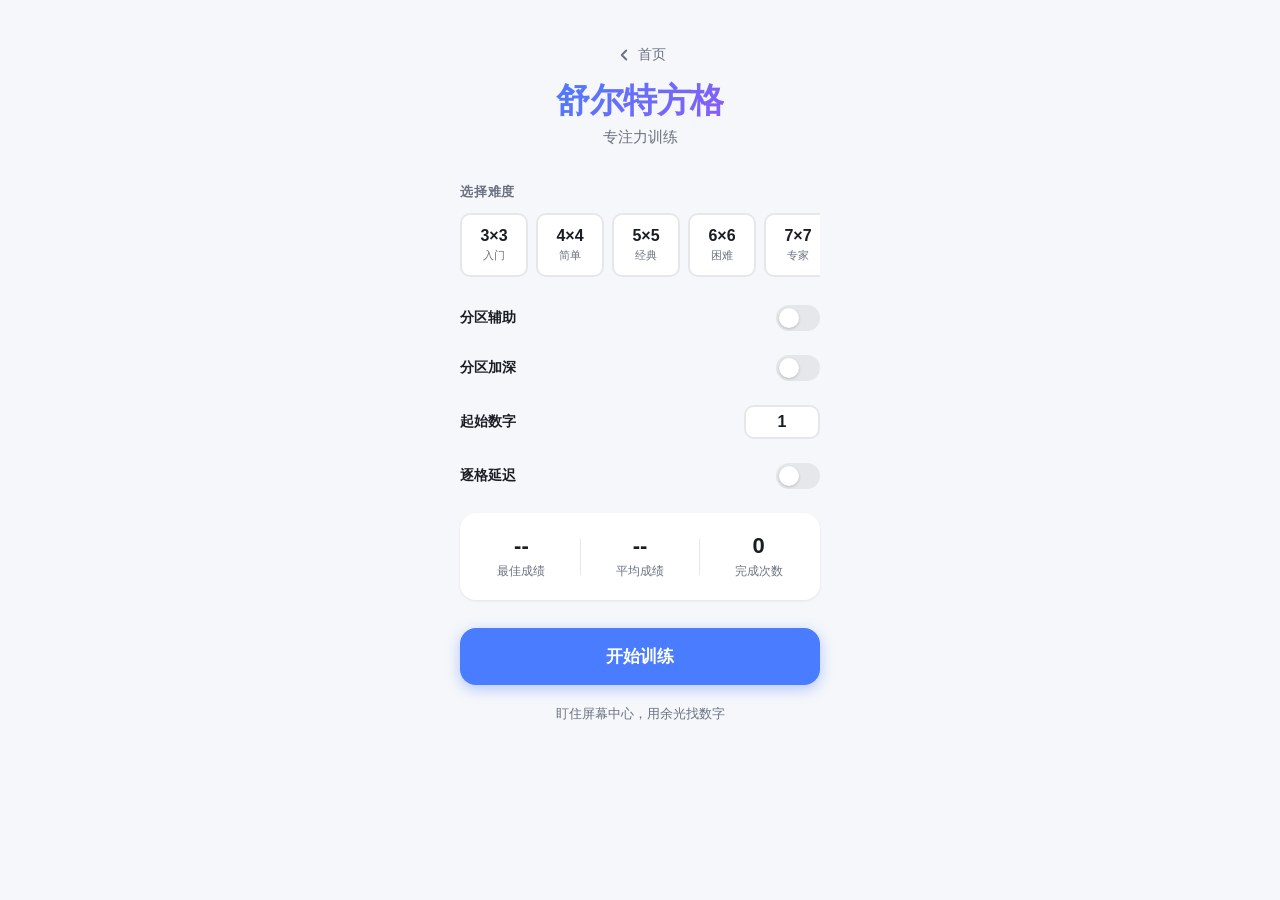
<file: schulte.html>
<!DOCTYPE html>
<html lang="zh-CN">
<head>
  <meta charset="UTF-8">
  <meta name="viewport" content="width=device-width, initial-scale=1.0, maximum-scale=1.0, user-scalable=no">
  <meta name="apple-mobile-web-app-capable" content="yes">
  <meta name="apple-mobile-web-app-status-bar-style" content="black-translucent">
  <meta name="apple-mobile-web-app-title" content="记忆训练">
  <meta name="theme-color" content="#4A7CFF">
  <title>舒尔特方格</title>
  <link rel="apple-touch-icon" href="icons/icon-180.png">
  <link rel="stylesheet" href="style.css">
</head>
<body>

<!-- 主页 -->
<div id="screen-home" class="screen active">
  <div class="home-header">
    <a href="index.html" class="btn-nav-back">
      <svg width="18" height="18" viewBox="0 0 24 24" fill="none">
        <path d="M15 18l-6-6 6-6" stroke="currentColor" stroke-width="2.5" stroke-linecap="round" stroke-linejoin="round"/>
      </svg>
      首页
    </a>
    <h1 class="app-title">舒尔特方格</h1>
    <p class="app-subtitle">专注力训练</p>
  </div>

  <div class="size-selector">
    <p class="section-label">选择难度</p>
    <div class="size-buttons">
      <button class="size-btn" data-size="3">
        <span class="size-num">3×3</span>
        <span class="size-tag">入门</span>
      </button>
      <button class="size-btn" data-size="4">
        <span class="size-num">4×4</span>
        <span class="size-tag">简单</span>
      </button>
      <button class="size-btn" data-size="5">
        <span class="size-num">5×5</span>
        <span class="size-tag">经典</span>
      </button>
      <button class="size-btn" data-size="6">
        <span class="size-num">6×6</span>
        <span class="size-tag">困难</span>
      </button>
      <button class="size-btn" data-size="7">
        <span class="size-num">7×7</span>
        <span class="size-tag">专家</span>
      </button>
    </div>
  </div>

  <div class="setting-row">
    <span class="setting-label">分区辅助</span>
    <label class="toggle-switch">
      <input type="checkbox" id="toggle-zone">
      <span class="toggle-slider"></span>
    </label>
  </div>

  <div class="setting-row">
    <span class="setting-label">分区加深</span>
    <label class="toggle-switch">
      <input type="checkbox" id="toggle-zone-deep">
      <span class="toggle-slider"></span>
    </label>
  </div>

  <div class="setting-row">
    <span class="setting-label">起始数字</span>
    <input type="number" id="input-start-num" class="num-input" min="1" max="9999" value="1">
  </div>

  <div class="setting-row">
    <span class="setting-label">逐格延迟</span>
    <label class="toggle-switch">
      <input type="checkbox" id="toggle-stagger">
      <span class="toggle-slider"></span>
    </label>
  </div>

  <div class="setting-row" id="row-stagger-delay" style="display:none;">
    <span class="setting-label">延迟间隔</span>
    <div style="display:flex;align-items:center;gap:6px;">
      <input type="number" id="input-stagger-delay" class="num-input" min="12" max="240" step="12" value="12">
      <span style="font-size:13px;color:var(--text-secondary);">ms</span>
    </div>
  </div>

  <div class="stats-card" id="home-stats">
    <div class="stat-item">
      <span class="stat-value" id="stat-best">--</span>
      <span class="stat-label">最佳成绩</span>
    </div>
    <div class="stat-divider"></div>
    <div class="stat-item">
      <span class="stat-value" id="stat-avg">--</span>
      <span class="stat-label">平均成绩</span>
    </div>
    <div class="stat-divider"></div>
    <div class="stat-item">
      <span class="stat-value" id="stat-count">0</span>
      <span class="stat-label">完成次数</span>
    </div>
  </div>

  <button class="btn-start" id="btn-start">开始训练</button>
  <div class="tip-text">盯住屏幕中心，用余光找数字</div>
</div>

<!-- 游戏页 -->
<div id="screen-game" class="screen">
  <div class="game-header">
    <button class="btn-back" id="btn-back">
      <svg width="24" height="24" viewBox="0 0 24 24" fill="none">
        <path d="M15 18l-6-6 6-6" stroke="currentColor" stroke-width="2.5" stroke-linecap="round" stroke-linejoin="round"/>
      </svg>
    </button>
    <div class="timer-display" id="timer-display">0.0</div>
    <div class="game-size-label" id="game-size-label">5×5</div>
  </div>

  <div class="progress-bar-wrap">
    <div class="progress-bar" id="progress-bar"></div>
  </div>

  <div class="grid-wrap">
    <div class="grid" id="grid"></div>
  </div>

  <div id="shuffle-speed-row" style="display:none;align-items:center;gap:10px;margin-bottom:8px;">
    <input type="range" id="shuffle-speed" class="speed-slider" min="0.5" max="3" step="0.5" value="2">
    <span id="shuffle-speed-label" class="speed-label">2s</span>
  </div>

  <button class="btn-refresh" id="btn-auto-shuffle" title="自动洗牌">
    <svg width="20" height="20" viewBox="0 0 24 24" fill="none">
      <polyline points="16 3 21 3 21 8" stroke="currentColor" stroke-width="2.5" stroke-linecap="round" stroke-linejoin="round"/>
      <line x1="4" y1="20" x2="21" y2="3" stroke="currentColor" stroke-width="2.5" stroke-linecap="round"/>
      <polyline points="21 16 21 21 16 21" stroke="currentColor" stroke-width="2.5" stroke-linecap="round" stroke-linejoin="round"/>
      <line x1="15" y1="15" x2="4" y2="4" stroke="currentColor" stroke-width="2.5" stroke-linecap="round"/>
    </svg>
  </button>

  <button class="btn-refresh" id="btn-refresh" title="重新开始">
    <svg width="22" height="22" viewBox="0 0 24 24" fill="none">
      <path d="M1 4v6h6" stroke="currentColor" stroke-width="2.5" stroke-linecap="round" stroke-linejoin="round"/>
      <path d="M3.51 15a9 9 0 1 0 .49-4.65" stroke="currentColor" stroke-width="2.5" stroke-linecap="round" stroke-linejoin="round"/>
    </svg>
  </button>
</div>

<!-- 结果页 -->
<div id="screen-result" class="screen">
  <div class="result-content">
    <div class="result-icon">🎉</div>
    <div class="result-time" id="result-time">25.3s</div>
    <div class="result-label">完成时间</div>

    <div class="result-stats">
      <div class="result-stat-item">
        <span class="result-stat-val" id="result-best">--</span>
        <span class="result-stat-lbl">最佳</span>
      </div>
      <div class="result-stat-item">
        <span class="result-stat-val" id="result-rank">--</span>
        <span class="result-stat-lbl">排名提示</span>
      </div>
    </div>

    <button class="btn-start" id="btn-again">再来一次</button>
    <button class="btn-outline" id="btn-home">返回主页</button>
  </div>
</div>

<script src="app.js"></script>
</body>
</html>
</file>
<file: style.css>
* {
  box-sizing: border-box;
  margin: 0;
  padding: 0;
  -webkit-tap-highlight-color: transparent;
}

:root {
  --primary: #4A7CFF;
  --primary-light: #EEF2FF;
  --success: #22C55E;
  --success-light: #DCFCE7;
  --error: #EF4444;
  --error-light: #FEE2E2;
  --bg: #F5F7FA;
  --card: #FFFFFF;
  --text: #1A1D23;
  --text-secondary: #6B7280;
  --border: #E5E7EB;
  --shadow-sm: 0 1px 3px rgba(0,0,0,0.08);
  --shadow-md: 0 4px 16px rgba(0,0,0,0.10);
  --radius: 16px;
  --radius-sm: 10px;
}

html, body {
  height: 100%;
  width: 100%;
  overflow: hidden;
  font-family: -apple-system, 'PingFang SC', 'Helvetica Neue', sans-serif;
  background: var(--bg);
  color: var(--text);
}

/* SCREENS */
.screen {
  position: fixed;
  inset: 0;
  display: flex;
  flex-direction: column;
  align-items: center;
  padding: env(safe-area-inset-top, 20px) 20px env(safe-area-inset-bottom, 20px);
  overflow-y: auto;
  opacity: 0;
  pointer-events: none;
  transform: translateY(16px);
  transition: opacity 0.25s ease, transform 0.25s ease;
}

.screen.active {
  opacity: 1;
  pointer-events: auto;
  transform: translateY(0);
}

/* HOME */
.home-header {
  margin-top: 40px;
  text-align: center;
  margin-bottom: 36px;
}

.app-title {
  font-size: 34px;
  font-weight: 800;
  letter-spacing: -0.5px;
  background: linear-gradient(135deg, var(--primary), #8B5CF6);
  -webkit-background-clip: text;
  -webkit-text-fill-color: transparent;
  background-clip: text;
}

.app-subtitle {
  font-size: 15px;
  color: var(--text-secondary);
  margin-top: 4px;
}

.section-label {
  font-size: 13px;
  font-weight: 600;
  color: var(--text-secondary);
  text-transform: uppercase;
  letter-spacing: 0.8px;
  margin-bottom: 12px;
  text-align: left;
  width: 100%;
  max-width: 360px;
}

.size-selector {
  width: 100%;
  max-width: 360px;
  margin-bottom: 24px;
}

.size-buttons {
  display: flex;
  gap: 8px;
  overflow-x: auto;
  padding-bottom: 4px;
  scrollbar-width: none;
}

.size-buttons::-webkit-scrollbar { display: none; }

.size-btn {
  flex: 0 0 auto;
  display: flex;
  flex-direction: column;
  align-items: center;
  padding: 12px 16px;
  border: 2px solid var(--border);
  border-radius: var(--radius-sm);
  background: var(--card);
  cursor: pointer;
  transition: all 0.18s ease;
  touch-action: manipulation;
  min-width: 68px;
}

.size-btn.active {
  border-color: var(--primary);
  background: var(--primary-light);
}

.size-num {
  font-size: 16px;
  font-weight: 700;
  color: var(--text);
}

.size-btn.active .size-num {
  color: var(--primary);
}

.size-tag {
  font-size: 11px;
  color: var(--text-secondary);
  margin-top: 3px;
}

.size-btn.active .size-tag {
  color: var(--primary);
}

/* STATS CARD */
.stats-card {
  width: 100%;
  max-width: 360px;
  background: var(--card);
  border-radius: var(--radius);
  padding: 20px;
  display: flex;
  align-items: center;
  justify-content: space-around;
  box-shadow: var(--shadow-sm);
  margin-bottom: 28px;
}

.stat-item {
  display: flex;
  flex-direction: column;
  align-items: center;
  gap: 4px;
}

.stat-value {
  font-size: 22px;
  font-weight: 700;
  color: var(--text);
}

.stat-label {
  font-size: 12px;
  color: var(--text-secondary);
}

.stat-divider {
  width: 1px;
  height: 36px;
  background: var(--border);
}

/* BUTTONS */
.btn-start {
  width: 100%;
  max-width: 360px;
  padding: 17px;
  background: var(--primary);
  color: white;
  font-size: 17px;
  font-weight: 700;
  border: none;
  border-radius: var(--radius);
  cursor: pointer;
  touch-action: manipulation;
  transition: transform 0.12s ease, opacity 0.12s ease;
  box-shadow: 0 4px 14px rgba(74, 124, 255, 0.4);
}

.btn-start:active {
  transform: scale(0.97);
  opacity: 0.9;
}

.btn-outline {
  width: 100%;
  max-width: 360px;
  padding: 15px;
  background: transparent;
  color: var(--primary);
  font-size: 16px;
  font-weight: 600;
  border: 2px solid var(--primary);
  border-radius: var(--radius);
  cursor: pointer;
  touch-action: manipulation;
  margin-top: 12px;
  transition: background 0.15s ease;
}

.btn-outline:active {
  background: var(--primary-light);
}

.tip-text {
  margin-top: 20px;
  font-size: 13px;
  color: var(--text-secondary);
  text-align: center;
}

/* GAME HEADER */
.game-header {
  width: 100%;
  max-width: 420px;
  display: flex;
  align-items: center;
  justify-content: space-between;
  padding-top: 8px;
  margin-bottom: 12px;
}

.btn-back {
  width: 40px;
  height: 40px;
  display: flex;
  align-items: center;
  justify-content: center;
  background: var(--card);
  border: none;
  border-radius: 50%;
  cursor: pointer;
  color: var(--text);
  touch-action: manipulation;
  box-shadow: var(--shadow-sm);
}

.timer-display {
  font-size: 32px;
  font-weight: 800;
  color: var(--text);
  font-variant-numeric: tabular-nums;
  letter-spacing: -1px;
  min-width: 90px;
  text-align: center;
}

.game-size-label {
  font-size: 14px;
  font-weight: 600;
  color: var(--text-secondary);
  background: var(--card);
  padding: 6px 12px;
  border-radius: 20px;
  box-shadow: var(--shadow-sm);
}

/* TARGET BAR */
.target-bar {
  display: flex;
  align-items: center;
  gap: 10px;
  margin-bottom: 10px;
}

.target-label {
  font-size: 16px;
  color: var(--text-secondary);
  font-weight: 500;
}

.target-number {
  font-size: 44px;
  font-weight: 900;
  color: var(--primary);
  line-height: 1;
  min-width: 60px;
  text-align: center;
  transition: transform 0.15s cubic-bezier(0.34, 1.56, 0.64, 1);
}

.target-number.pop {
  transform: scale(1.3);
}

/* PROGRESS */
.btn-refresh {
  margin-top: 8px;
  margin-bottom: 0;
  width: 52px;
  height: 52px;
  border-radius: 50%;
  background: var(--card);
  border: 2px solid var(--border);
  display: flex;
  align-items: center;
  justify-content: center;
  cursor: pointer;
  color: var(--text-secondary);
  box-shadow: var(--shadow-sm);
  touch-action: manipulation;
  transition: transform 0.2s ease, color 0.15s ease, border-color 0.15s ease, background 0.15s ease;
  flex-shrink: 0;
}

.btn-refresh:last-child { margin-bottom: 56px; }

.btn-refresh.active {
  background: var(--primary);
  border-color: var(--primary);
  color: white;
}

/* Speed slider */
.speed-slider {
  -webkit-appearance: none;
  appearance: none;
  width: 140px;
  height: 4px;
  border-radius: 2px;
  background: var(--border);
  outline: none;
  cursor: pointer;
}

.speed-slider::-webkit-slider-thumb {
  -webkit-appearance: none;
  appearance: none;
  width: 20px;
  height: 20px;
  border-radius: 50%;
  background: var(--primary);
  cursor: pointer;
  box-shadow: 0 1px 4px rgba(0,0,0,0.2);
}

.speed-slider::-moz-range-thumb {
  width: 20px;
  height: 20px;
  border-radius: 50%;
  background: var(--primary);
  cursor: pointer;
  border: none;
}

.speed-label {
  font-size: 13px;
  font-weight: 600;
  color: var(--text-secondary);
  min-width: 28px;
  text-align: left;
}

.btn-refresh:active {
  color: var(--primary);
  border-color: var(--primary);
  transform: rotate(180deg);
}

.btn-nav-back {
  display: inline-flex;
  align-items: center;
  gap: 5px;
  color: var(--text-secondary);
  font-size: 14px;
  font-weight: 500;
  text-decoration: none;
  padding: 6px 0;
  margin-bottom: 8px;
  touch-action: manipulation;
  transition: color 0.15s;
  align-self: flex-start;
}
.btn-nav-back:active { color: var(--primary); }

.progress-bar-wrap {
  width: 100%;
  max-width: 420px;
  height: 4px;
  background: var(--border);
  border-radius: 2px;
  margin-bottom: 14px;
  overflow: hidden;
}

.progress-bar {
  height: 100%;
  background: linear-gradient(90deg, var(--primary), #8B5CF6);
  border-radius: 2px;
  width: 0%;
  transition: width 0.3s ease;
}

/* GRID */
.grid-wrap {
  width: 100%;
  max-width: 420px;
  flex: 1;
  display: flex;
  align-items: center;
  justify-content: center;
}

.grid {
  display: grid;
  width: 100%;
  gap: 6px;
}

.cell {
  aspect-ratio: 1;
  display: flex;
  align-items: center;
  justify-content: center;
  background: var(--card);
  border-radius: var(--radius-sm);
  font-weight: 800;
  cursor: pointer;
  touch-action: manipulation;
  box-shadow: var(--shadow-sm);
  border: 2px solid transparent;
  transition: background 0.15s ease, border-color 0.15s ease, transform 0.1s ease;
  user-select: none;
  -webkit-user-select: none;
}

.cell:active {
  transform: scale(0.93);
}

.cell.zone-tl { background-color: rgba(74,124,255,0.10); }
.cell.zone-tr { background-color: rgba(245,158,11,0.10); }
.cell.zone-bl { background-color: rgba(34,197,94,0.10); }
.cell.zone-br { background-color: rgba(139,92,246,0.10); }

.grid.zone-deep .cell.zone-tl { background-color: rgba(74,124,255,0.26); }
.grid.zone-deep .cell.zone-tr { background-color: rgba(245,158,11,0.26); }
.grid.zone-deep .cell.zone-bl { background-color: rgba(34,197,94,0.26); }
.grid.zone-deep .cell.zone-br { background-color: rgba(139,92,246,0.26); }

/* Number input */
.num-input {
  width: 76px;
  padding: 6px 10px;
  border: 2px solid var(--border);
  border-radius: var(--radius-sm);
  background: var(--card);
  color: var(--text);
  font-size: 16px;
  font-weight: 700;
  text-align: center;
  outline: none;
  -moz-appearance: textfield;
}
.num-input::-webkit-outer-spin-button,
.num-input::-webkit-inner-spin-button { -webkit-appearance: none; }
.num-input:focus { border-color: var(--primary); }

.cell.correct {
  background: var(--success-light);
  border-color: var(--success);
  color: var(--success);
  pointer-events: none;
}

.cell.wrong {
  animation: shake 0.3s ease;
  background: var(--error-light);
  border-color: var(--error);
}

@keyframes shake {
  0%, 100% { transform: translateX(0); }
  25% { transform: translateX(-6px); }
  75% { transform: translateX(6px); }
}

@keyframes pop-in {
  0% { transform: scale(0.85); opacity: 0; }
  100% { transform: scale(1); opacity: 1; }
}

.cell {
  animation: pop-in 0.2s ease both;
}

/* RESULT */
.result-content {
  margin-top: 60px;
  display: flex;
  flex-direction: column;
  align-items: center;
  width: 100%;
  max-width: 360px;
}

.result-icon {
  font-size: 64px;
  margin-bottom: 16px;
}

.result-time {
  font-size: 64px;
  font-weight: 900;
  color: var(--primary);
  letter-spacing: -2px;
  line-height: 1;
}

.result-label {
  font-size: 15px;
  color: var(--text-secondary);
  margin-top: 6px;
  margin-bottom: 28px;
}

.result-stats {
  display: flex;
  gap: 32px;
  margin-bottom: 36px;
  background: var(--card);
  border-radius: var(--radius);
  padding: 20px 32px;
  box-shadow: var(--shadow-sm);
  width: 100%;
  justify-content: center;
}

.result-stat-item {
  display: flex;
  flex-direction: column;
  align-items: center;
  gap: 4px;
}

.result-stat-val {
  font-size: 20px;
  font-weight: 700;
  color: var(--text);
}

.result-stat-lbl {
  font-size: 12px;
  color: var(--text-secondary);
}

/* Toggle switch */
.setting-row {
  width: 100%;
  max-width: 360px;
  display: flex;
  align-items: center;
  justify-content: space-between;
  margin-bottom: 24px;
}

.setting-label {
  font-size: 14px;
  font-weight: 600;
  color: var(--text);
}

.toggle-switch {
  position: relative;
  display: inline-block;
  width: 44px;
  height: 26px;
  flex-shrink: 0;
}

.toggle-switch input {
  opacity: 0;
  width: 0;
  height: 0;
}

.toggle-slider {
  position: absolute;
  cursor: pointer;
  inset: 0;
  background: var(--border);
  border-radius: 26px;
  transition: background 0.2s;
}

.toggle-slider:before {
  content: '';
  position: absolute;
  width: 20px;
  height: 20px;
  left: 3px;
  top: 3px;
  background: white;
  border-radius: 50%;
  transition: transform 0.2s;
  box-shadow: 0 1px 3px rgba(0,0,0,0.2);
}

.toggle-switch input:checked + .toggle-slider { background: var(--primary); }
.toggle-switch input:checked + .toggle-slider:before { transform: translateX(18px); }

/* Dark mode */
@media (prefers-color-scheme: dark) {
  :root {
    --bg: #111318;
    --card: #1E2028;
    --text: #F0F2F5;
    --text-secondary: #9CA3AF;
    --border: #2D3139;
    --primary-light: #1E2540;
    --success-light: #14271E;
    --error-light: #2A1515;
    --shadow-sm: 0 1px 3px rgba(0,0,0,0.3);
    --shadow-md: 0 4px 16px rgba(0,0,0,0.4);
  }

  .cell.zone-tl { background-color: rgba(74,124,255,0.18); }
  .cell.zone-tr { background-color: rgba(245,158,11,0.18); }
  .cell.zone-bl { background-color: rgba(34,197,94,0.18); }
  .cell.zone-br { background-color: rgba(139,92,246,0.18); }

  .grid.zone-deep .cell.zone-tl { background-color: rgba(74,124,255,0.42); }
  .grid.zone-deep .cell.zone-tr { background-color: rgba(245,158,11,0.42); }
  .grid.zone-deep .cell.zone-bl { background-color: rgba(34,197,94,0.42); }
  .grid.zone-deep .cell.zone-br { background-color: rgba(139,92,246,0.42); }
}
</file>
